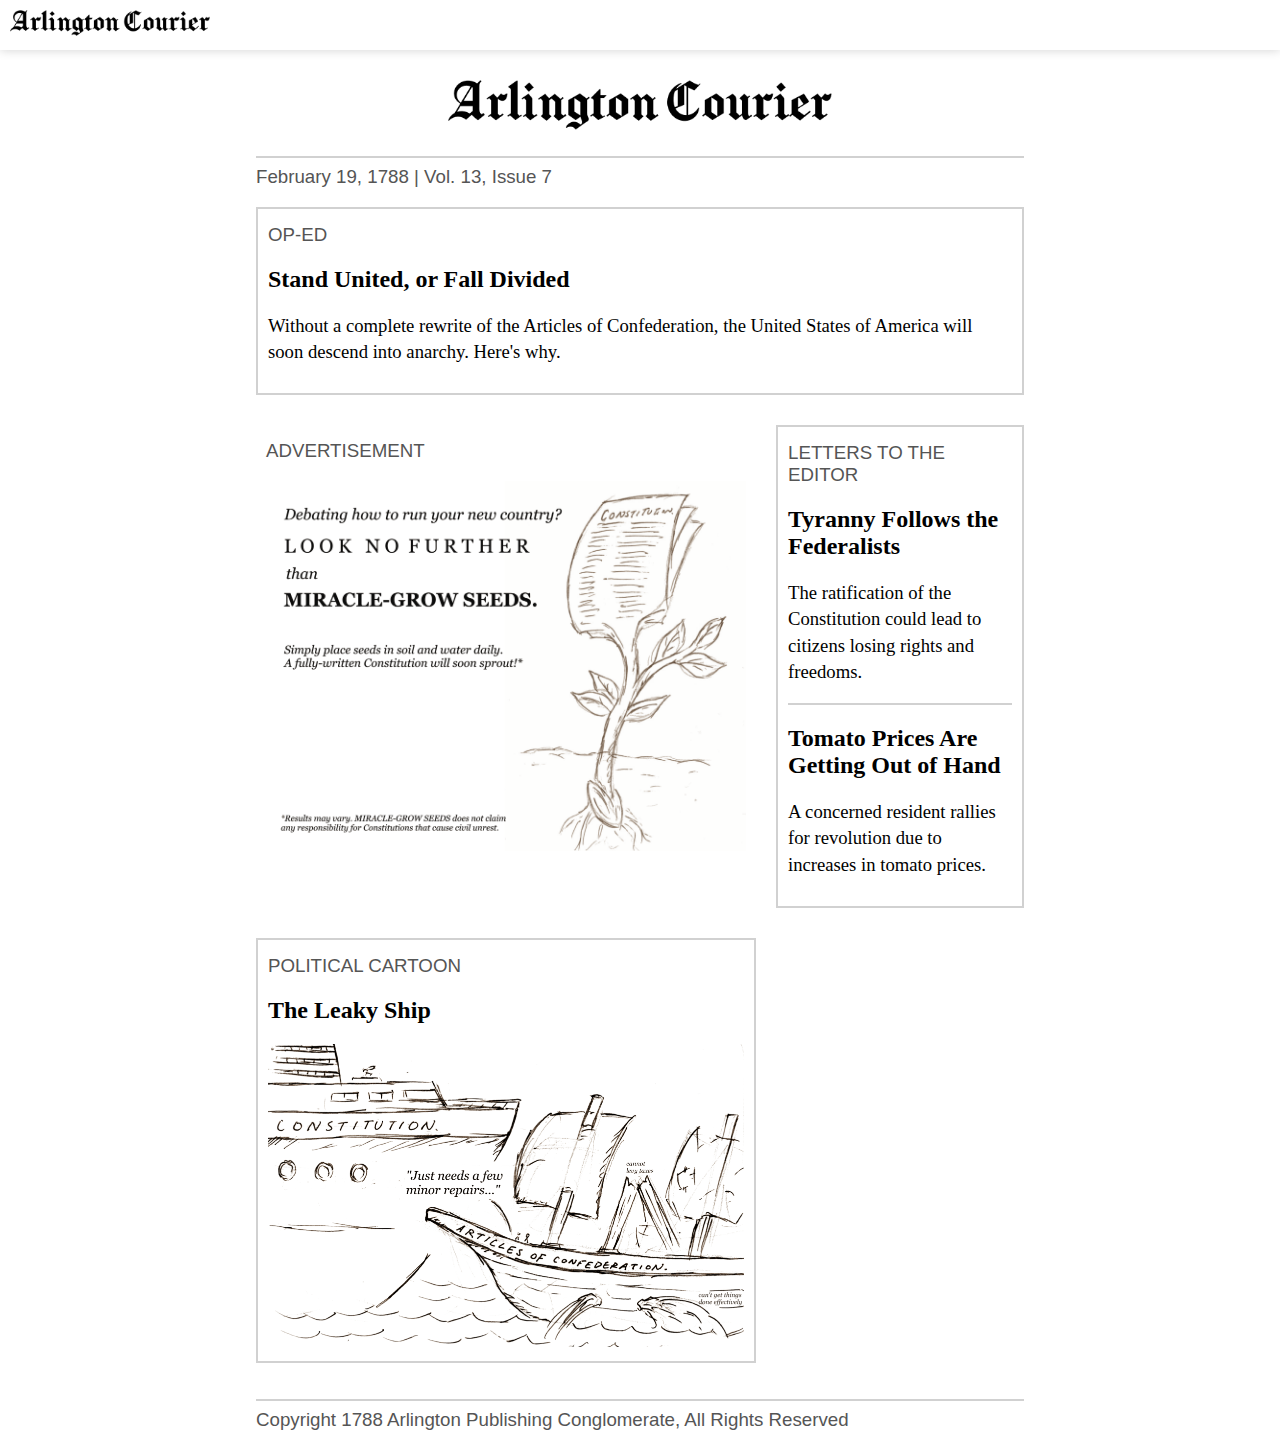
<file: index.html>
<!DOCTYPE html>
<html>
    <head>
        <title>Arlington Courier</title>
        <link rel=stylesheet href=style.css>
        <link rel=icon type="image/png" href=assets/logo.png>
        <meta name="viewport" content="width=device-width, initial-scale=1.0">
    </head>
    <body>
        <nav><a href="index.html"><img src="assets/arlington.png"></a></nav>
        <div id=container>
            <img id=newspaper-name src="assets/arlington.png">
            <br>
            <hr>
            <h3>February 19, 1788 | Vol. 13, Issue 7</h3>
            <div id=articles>
                <div id=op-ed>
                    <h3>OP-ED</h3>
                    <a href=oped.html><h2>Stand United, or Fall Divided</h2></a>
                    <p class=preview>Without a complete rewrite of the Articles of Confederation, the United States of America
                    will soon descend into anarchy. Here's why.
                    </p>
                </div>
                <div id=ad>
                    <h3>ADVERTISEMENT</h3>
                    <img src="assets/ad.png">
                </div>
                <div id=letters>
                    <h3>LETTERS TO THE EDITOR</h3>
                    <a href=tyranny.html><h2>Tyranny Follows the Federalists</h2></a>
                    <p class=preview>The ratification of the Constitution could lead to citizens losing rights and freedoms.</p>
                    <hr>
                    <a href=tomato.html><h2>Tomato Prices Are Getting Out of Hand</h2></a>
                    <p class=preview>A concerned resident rallies for revolution due to increases in tomato prices.</p>
                </div>            
                <div id=cartoon>
                    <h3>POLITICAL CARTOON</h3>
                    <a href=cartoon.html><h2>The Leaky Ship</h2></a>
                    <img src="assets/cartoon.png">
                </div>
            </div>
            <br>
            <hr>
            <h3>Copyright 1788 Arlington Publishing Conglomerate, All Rights Reserved</h3>            
        </div>
    </body>
</html>
</file>
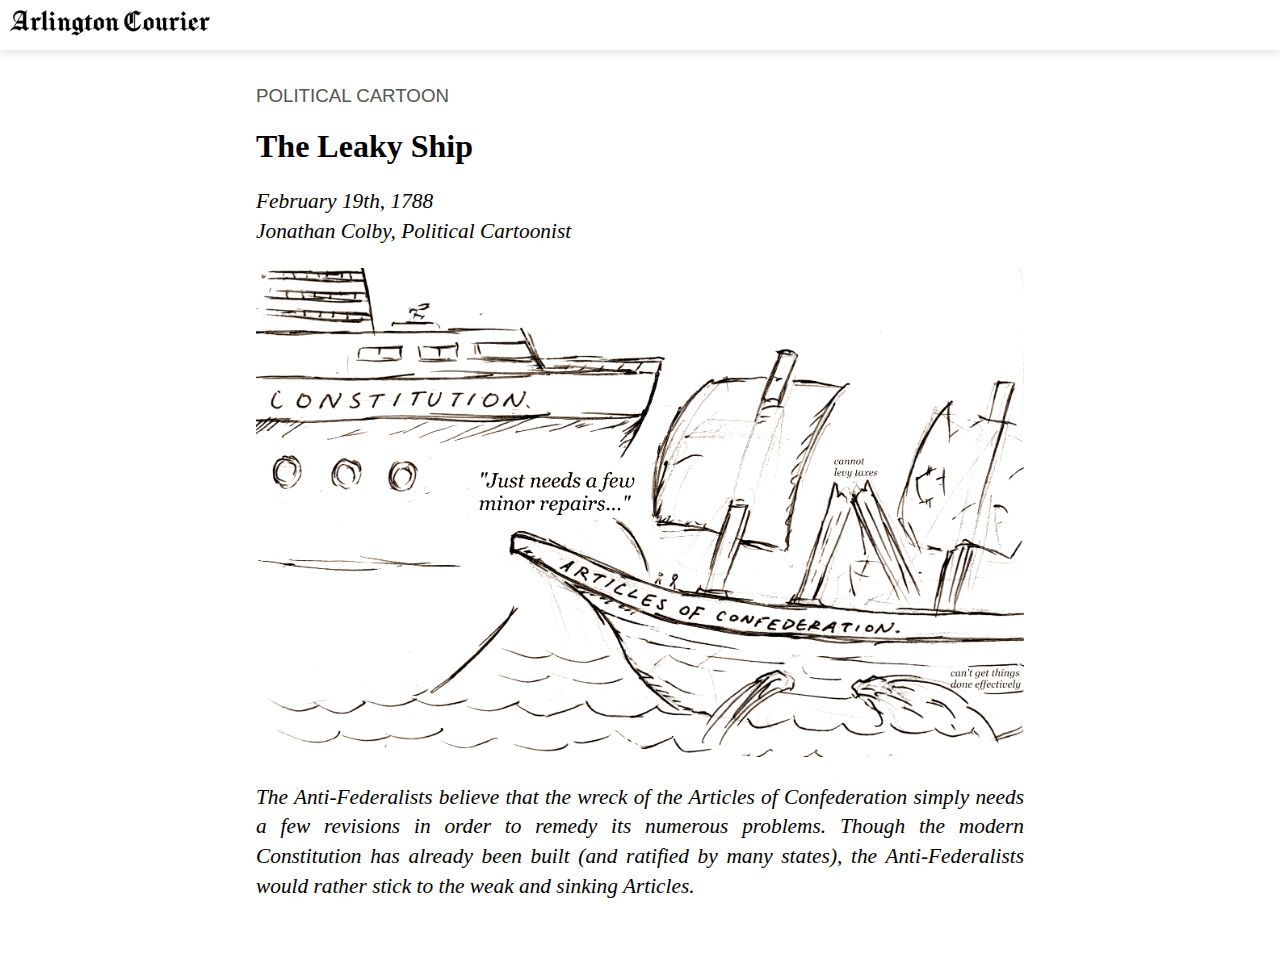
<file: cartoon.html>
<!DOCTYPE html>
<html>
    <head>
        <title>The Leaky Ship | Arlington Courier</title>
        <link rel=stylesheet href='style.css'>
        <link rel=icon type="image/png" href=assets/logo.png>
        <meta name="viewport" content="width=device-width, initial-scale=1.0">
    </head>
    <body>
        <nav><a href="index.html"><img src="assets/arlington.png"></a></nav>
        <div id=container>
            <h3>POLITICAL CARTOON</h3>
            <h1>The Leaky Ship</h1>
            <p>
                <em>February 19th, 1788</em><br>
                <em>Jonathan Colby, Political Cartoonist</em>
            </p>
            <img src=assets/cartoon.png>
            <p>
                <em>
                    The Anti-Federalists believe that the wreck of the Articles of Confederation
                    simply needs a few revisions in order to remedy its numerous problems. Though
                    the modern Constitution has already been built (and ratified by many states),
                    the Anti-Federalists would rather stick to the weak and sinking Articles.                    
                </em><br><br>
            </p>
        </div>
    </body>
</html>
</file>
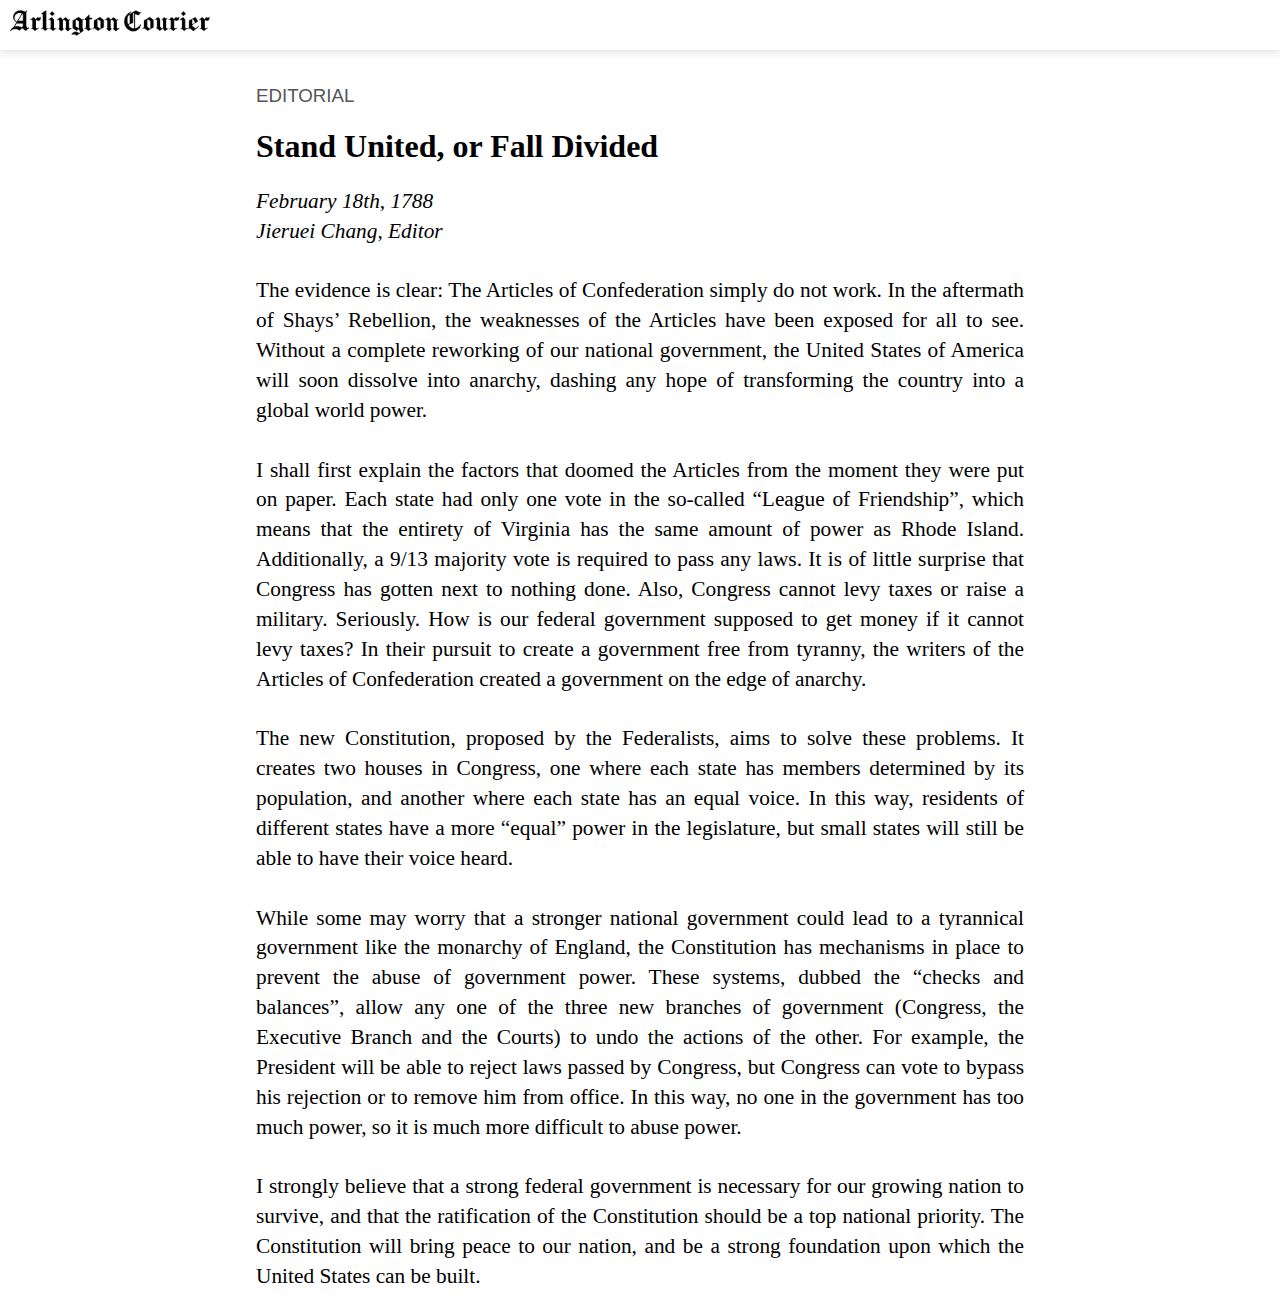
<file: oped.html>
<!DOCTYPE html>
<html>
    <head>
        <title>Stand United, or Fall Divided | Arlington Courier</title>
        <link rel=stylesheet href='style.css'>
        <link rel=icon type="image/png" href=assets/logo.png>
        <meta name="viewport" content="width=device-width, initial-scale=1.0">
    </head>
    <body>
        <nav><a href="index.html"><img src="assets/arlington.png"></a></nav>
        <div id=container>
            <h3>EDITORIAL</h3>
            <h1>Stand United, or Fall Divided</h1>
            <p>
                <em>February 18th, 1788</em><br>
                <em>Jieruei Chang, Editor</em>
                <br><br>
                The evidence is clear: The Articles of Confederation simply do not work. In the aftermath of Shays’ Rebellion, the weaknesses of the Articles have been exposed for all to see. Without a complete reworking of our national government, the United States of America will soon dissolve into anarchy, dashing any hope of transforming the country into a global world power.
                <br><br>
                I shall first explain the factors that doomed the Articles from the moment they were put on paper. Each state had only one vote in the so-called “League of Friendship”, which means that the entirety of Virginia has the same amount of power as Rhode Island. Additionally, a 9/13 majority vote is required to pass any laws. It is of little surprise that Congress has gotten next to nothing done. Also, Congress cannot levy taxes or raise a military. Seriously. How is our federal government supposed to get money if it cannot levy taxes? In their pursuit to create a government free from tyranny, the writers of the Articles of Confederation created a government on the edge of anarchy.
                <br><br>
                The new Constitution, proposed by the Federalists, aims to solve these problems. It creates two houses in Congress, one where each state has members determined by its population, and another where each state has an equal voice. In this way, residents of different states have a more “equal” power in the legislature, but small states will still be able to have their voice heard.
                <br><br>
                While some may worry that a stronger national government could lead to a tyrannical government like the monarchy of England, the Constitution has mechanisms in place to prevent the abuse of government power. These systems, dubbed the “checks and balances”, allow any one of the three new branches of government (Congress, the Executive Branch and the Courts) to undo the actions of the other. For example, the President will be able to reject laws passed by Congress, but Congress can vote to bypass his rejection or to remove him from office. In this way, no one in the government has too much power, so it is much more difficult to abuse power.
                <br><br>
                I strongly believe that a strong federal government is necessary for our growing nation to survive, and that the ratification of the Constitution should be a top national priority. The Constitution will bring peace to our nation, and be a strong foundation upon which the United States can be built. 
                <br>
            </p>
        </div>
    </body>
</html>
</file>
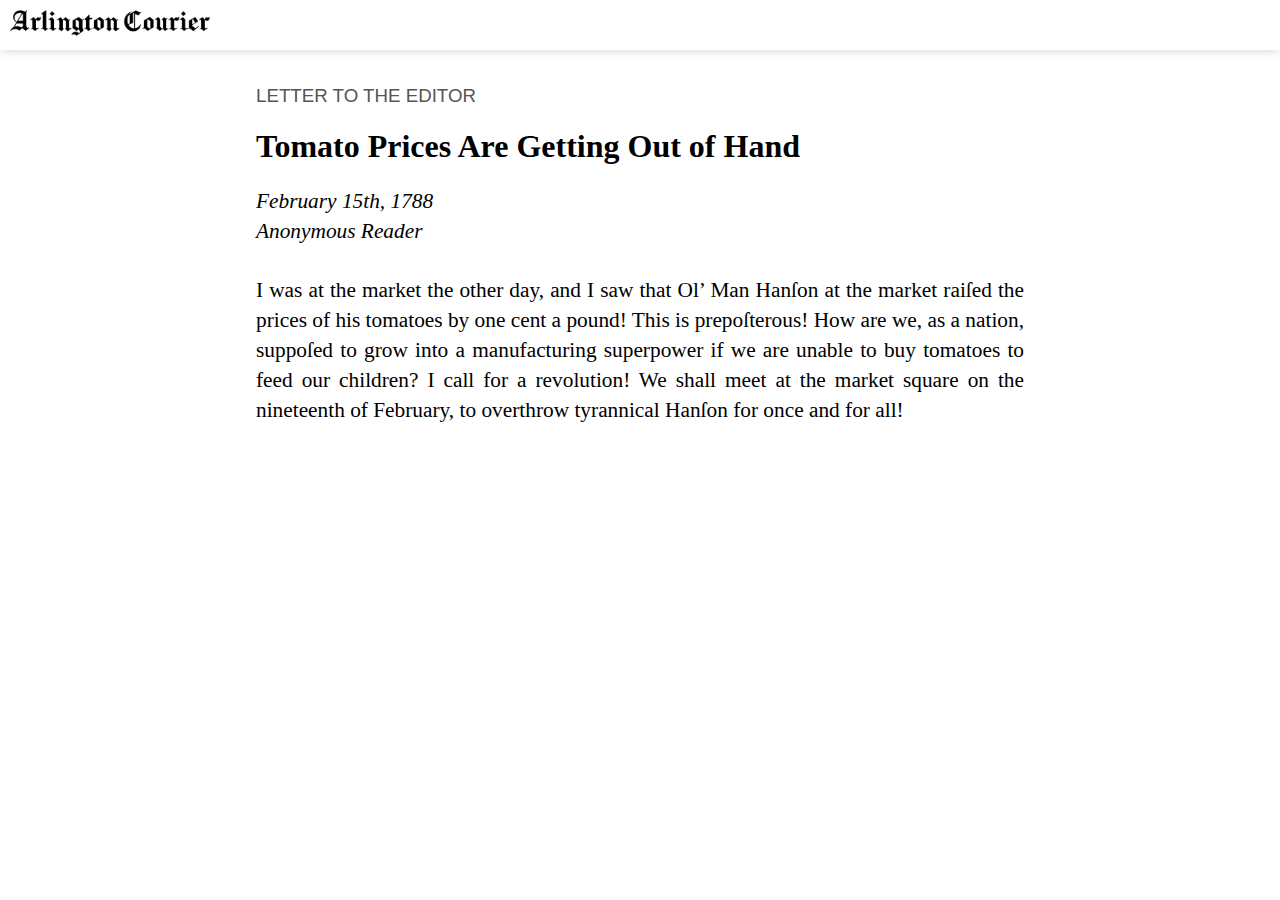
<file: tomato.html>
<!DOCTYPE html>
<html>
    <head>
        <title>Tomato Prices Are Getting Out of Hand | Arlington Courier</title>
        <link rel=stylesheet href='style.css'>
        <link rel=icon type="image/png" href=assets/logo.png>
        <meta name="viewport" content="width=device-width, initial-scale=1.0">
    </head>
    <body>
        <nav><a href="index.html"><img src="assets/arlington.png"></a></nav>
        <div id=container>
            <h3>LETTER TO THE EDITOR</h3>
            <h1>Tomato Prices Are Getting Out of Hand</h1>
            <p>
                <em>February 15th, 1788</em><br>
                <em>Anonymous Reader</em>
                <br><br>
                I was at the market the other day, and I saw that Ol’ Man Hanſon at the market
                raiſed the prices of his tomatoes by one cent a pound! This is prepoſterous!
                How are we, as a nation, suppoſed to grow into a manufacturing superpower if we
                are unable to buy tomatoes to feed our children? I call for a revolution! We
                shall meet at the market square on the nineteenth of February, to overthrow
                tyrannical Hanſon for once and for all!
                <br><br>
            </p> 
        </div>
    </body>
</html>
</file>
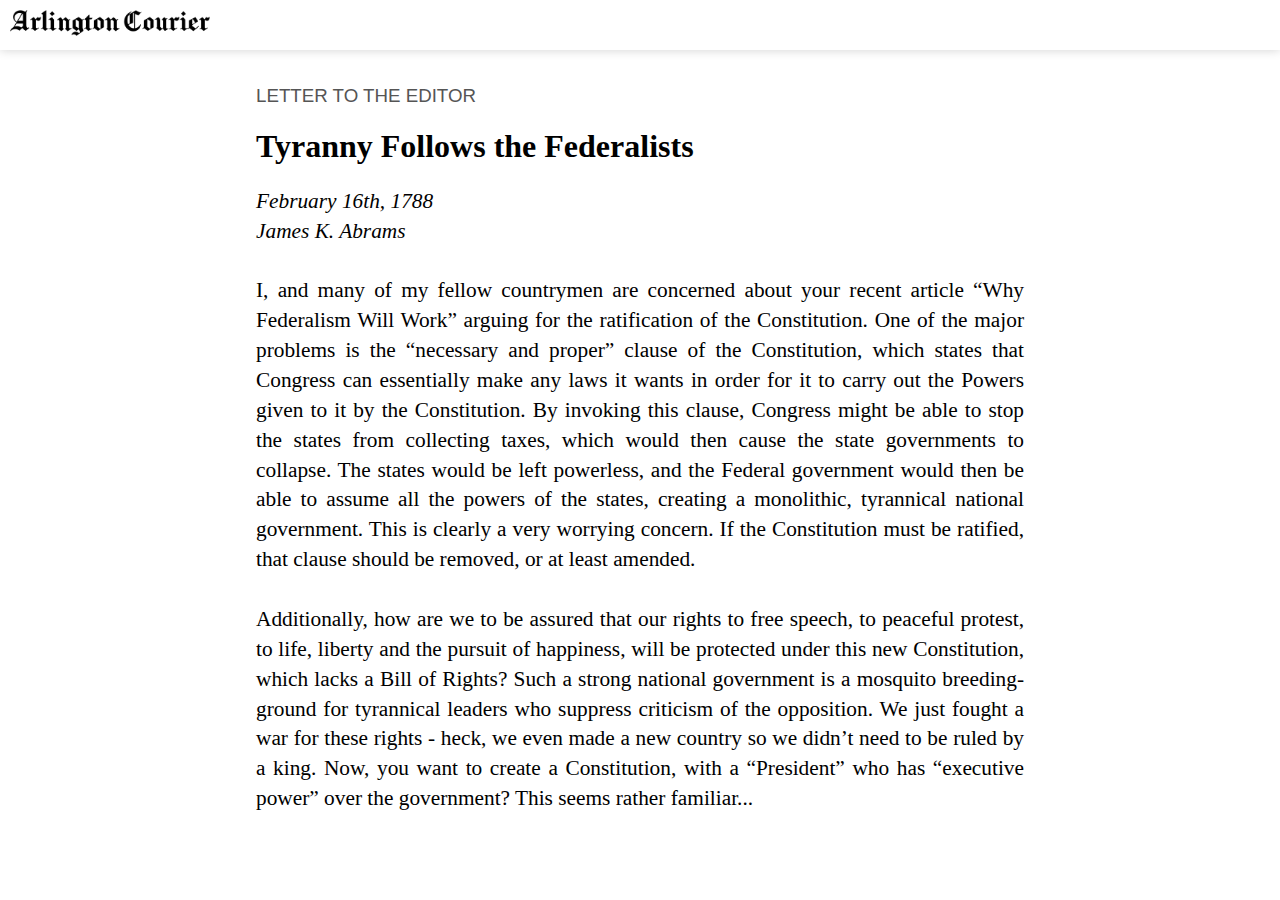
<file: tyranny.html>
<!DOCTYPE html>
<html>
    <head>
        <title>Tyranny Follows the Federalists | Arlington Courier</title>
        <link rel=stylesheet href='style.css'>
        <link rel=icon type="image/png" href=assets/logo.png>
        <meta name="viewport" content="width=device-width, initial-scale=1.0">
    </head>
    <body>
        <nav><a href="index.html"><img src="assets/arlington.png"></a></nav>
        <div id=container>
            <h3>LETTER TO THE EDITOR</h3>
            <h1>Tyranny Follows the Federalists</h1>
            <p>
                <em>February 16th, 1788</em><br>
                <em>James K. Abrams</em>
                <br><br>
                I, and many of my fellow countrymen are concerned about your recent article “Why Federalism Will Work” arguing for the ratification of the Constitution. One of the major problems is the “necessary and proper” clause of the Constitution, which states that Congress can essentially make any laws it wants in order for it to carry out the Powers given to it by the Constitution. By invoking this clause, Congress might be able to stop the states from collecting taxes, which would then cause the state governments to collapse. The states would be left powerless, and the Federal government would then be able to assume all the powers of the states, creating a monolithic, tyrannical national government. This is clearly a very worrying concern. If the Constitution must be ratified, that clause should be removed, or at least amended.
                <br><br>
                Additionally, how are we to be assured that our rights to free speech, to peaceful protest, to life, liberty and the pursuit of happiness, will be protected under this new Constitution, which lacks a Bill of Rights? Such a strong national government is a mosquito breeding-ground for tyrannical leaders who suppress criticism of the opposition. We just fought a war for these rights - heck, we even made a new country so we didn’t need to be ruled by a king. Now, you want to create a Constitution, with a “President” who has “executive power” over the government? This seems rather familiar...
                <br><br>
            </p> 
        </div>
    </body>
</html>
</file>
<file: style.css>
html,body{
    margin:0;
    padding:0;
}
#container{
    padding-top:30px;
    padding-left:20%;
    padding-right:20%;
    font-family:Georgia, 'Times New Roman', Times, serif;
}
img{
    width:100%;
}
#newspaper-name{
    width:50%;
    display: block;
    margin-left: auto;
    margin-right: auto;
}

#articles{
    display:grid;
    grid-template-columns: repeat(auto-fill,minmax(500px,1fr));
    gap: 20px 20px;
}

nav{
    box-shadow:0px 0px 10px rgb(209, 209, 209);
    padding:10px;
    position:sticky;
    top:0;
    background-color:rgba(255, 255, 255, 0.897);
}
nav img{
    width:200px;
}

@media screen and (max-width:1200px){
    #container{
        padding-left:10%;
        padding-right:10%;
    }
}

@media screen and (max-width:900px){
    #container{
        padding:30px;
    }
    #articles{
        display:block;
    }
}

h3{ /* OP-ED, ADVERTISEMENT etc */
    font-weight:400;
    margin-top:5px;
    color:rgb(85, 85, 85);
    font-family:'Segoe UI', Tahoma, Geneva, Verdana, sans-serif;
}

#op-ed{
    grid-column: auto / span 2;
    border: 2px solid rgb(209, 209, 209);
    padding:10px;
    margin-bottom:10px;
}

#ad{
    padding:10px;
    margin-bottom:10px;
}

#letters{
    border: 2px solid rgb(209, 209, 209);
    padding:10px;
    margin-bottom:10px;
}

#cartoon{
    border: 2px solid rgb(209, 209, 209);
    padding:10px;
    margin-bottom:10px;
}

p{
    font-size:16pt;
    line-height:1.4;
    text-align:justify;
}

.preview{ /* Summary of articles */
    font-size:14pt;
    text-align:left;
}

hr{
    border:none;
    border-bottom:2px solid rgb(209, 209, 209);
}

a{
    text-decoration:none;
    color:black;
}
a:hover{
    text-decoration: underline;
}
</file>
